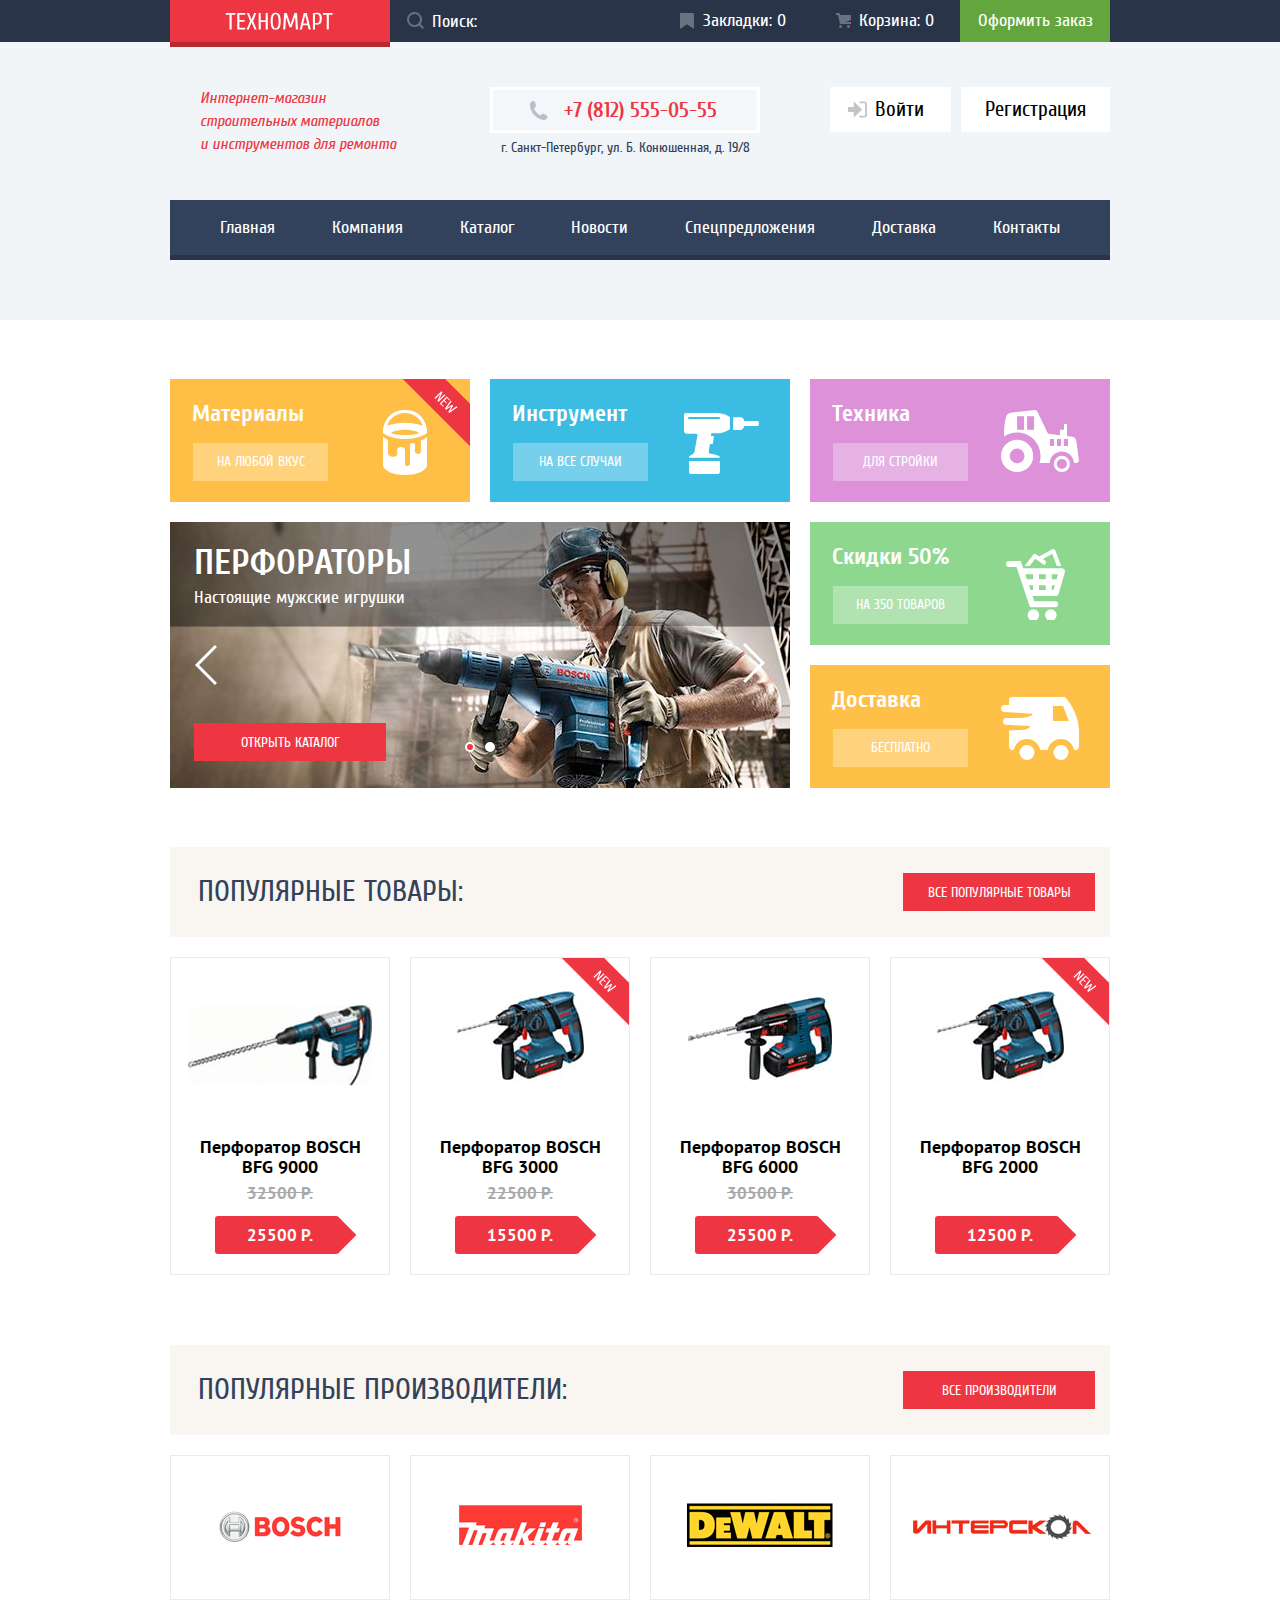
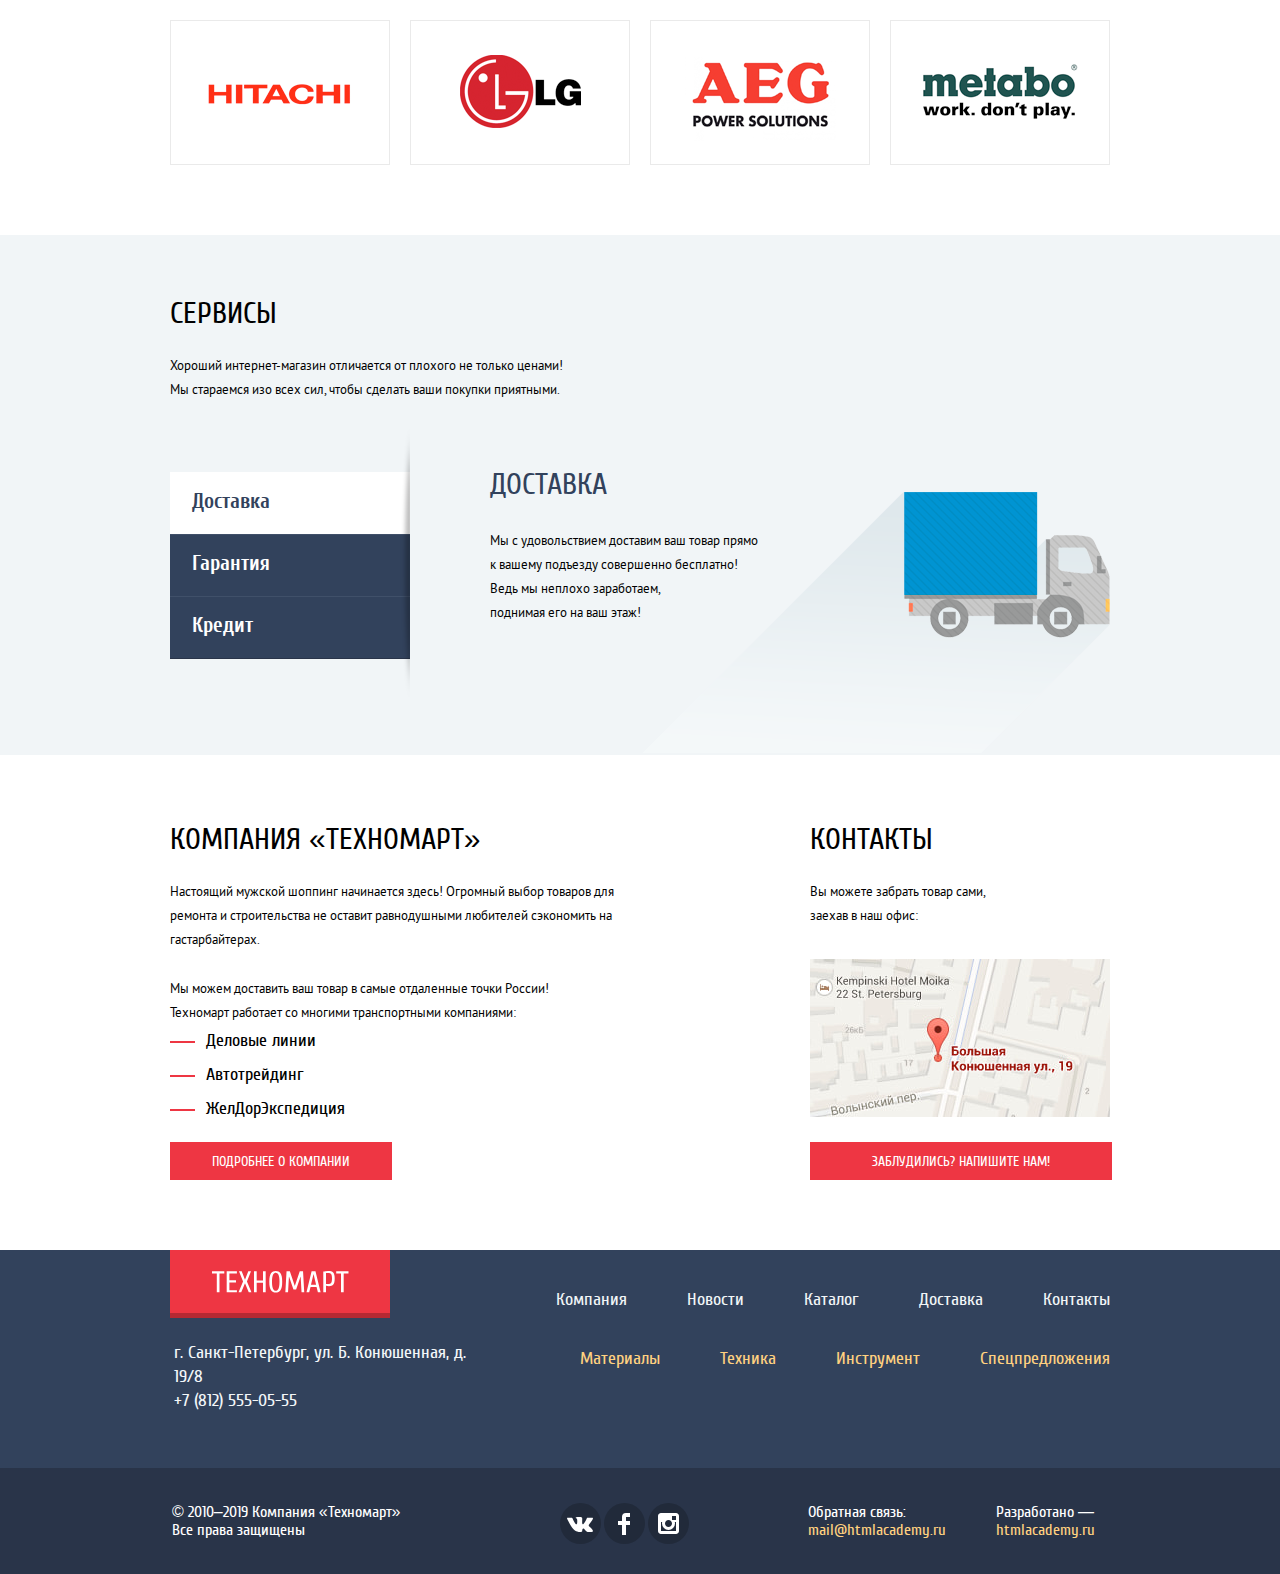
<file: index.html>
<!DOCTYPE html>
<html class="page" lang="ru">
<head>
  <meta charset="UTF-8">
  <title>«Техномарт» Интернет-магазин строительных материалов и инструментов для ремонта</title>
  <link href="css/normalize.css" rel="stylesheet">
  <link href="css/style.min.css" rel="stylesheet">
</head>

<body class="page-body">

<header class="main-header">
  <div class="main-header-menu">
    <div class="container">
      <a class="main-logo">
        <img src="img/logo-technomart.svg" width="108" height="18" alt="Логотип Техномарт">
      </a>
      <form class="header-search" action="https://echo.htmlacademy.ru/" method="POST">
        <label class="visually-hidden" for="header-search-input">Введите запрос:</label>
        <input class="header-search-input" id="header-search-input" type="search" placeholder="Поиск:">
        <svg width="17" height="17" fill="none" xmlns="http://www.w3.org/2000/svg"><path fill-rule="evenodd" clip-rule="evenodd" d="M13.458 12.044L17 15.586 15.586 17l-3.542-3.542A7.465 7.465 0 017.5 15 7.5 7.5 0 1115 7.5c0 1.643-.542 3.24-1.542 4.544zM7.5 2A5.506 5.506 0 002 7.5 5.506 5.506 0 007.5 13c3.032 0 5.5-2.468 5.5-5.5C13 4.467 10.532 2 7.5 2z" fill="#fff"/></svg>
        <button type="submit">Найти</button>
      </form>
      <a class="btn btn-top-menu btn-bookmarks" href="#">Закладки: 0</a>
      <a class="btn btn-top-menu btn-cart" href="#">Корзина: 0</a>
      <a class="btn btn-top-menu btn-order" href="#">Оформить заказ</a>
    </div>
  </div>
  <div class="main-header-content">
    <div class="container">
      <div class="main-header-wrapper">
        <div class="main-header-description">
          Интернет-магазин<br>
          строительных материалов<br>
          и инструментов для ремонта
        </div>
        <div class="main-header-contacts">
          <a href="tel:+78125550555">+7 (812) 555-05-55</a>
          <p>г. Санкт-Петербург, ул. Б. Конюшенная, д. 19/8</p>
        </div>
        <div class="user-interface user-guest user-status-current">
          <a class="btn btn-login" href="#">
            Войти
            <svg width="21" height="17" viewBox="0 0 21 17" fill="none" xmlns="http://www.w3.org/2000/svg">
              <path d="M14.875 8.5L6 0V6H0V11H6V17L14.875 8.5Z" fill="#C5C5C5"/>
              <path d="M16.986 15.01H11.959V17H16.986C19.164 17 19.99 15.19 20.015 13.974V3.028C19.99 1.811 19.164 0 16.986 0H11.959V1.99H16.986C17.825 1.99 17.978 2.671 17.996 3.047V13.951C17.979 14.327 17.825 15.01 16.986 15.01Z" fill="#C5C5C5"/>
              </svg>
          </a>
          <a class="btn btn-registration" href="#">Регистрация</a>
        </div>
        <div class="user-interface user-authorized">
          <a class="btn btn-user" href="#">
            <svg width="20" height="18" fill="none" xmlns="http://www.w3.org/2000/svg"><path d="M17.88 14.17c-2.14-.74-4.25-1.67-5.2-2.4-.66-.5-.78-1.61-.52-2.4a5.49 5.49 0 001.86-4.29C14.02 2.28 12.22 0 10 0 7.78 0 5.98 2.28 5.98 5.08c0 1.8.75 3.38 1.86 4.28.26.8.14 1.92-.51 2.42-.95.72-3.07 1.65-5.21 2.39C-.03 14.9 0 18 0 18h20s.02-3.1-2.12-3.83z" fill="#C5C5C5"/></svg>
            Равшан Джамшутович
          </a>
          <a class="btn-user-logout" href="#" aria-label="Выйти">
            <svg width="20" height="17" fill="none" xmlns="http://www.w3.org/2000/svg"><path d="M20 8.5L11.12 0v6h-6v5h6v6L20 8.5z" fill="#C5C5C5"/><path d="M2.1 13.95V3.05c.02-.38.18-1.06 1.02-1.06h5.02V0H3.12C.94 0 .12 1.81.09 3.03v10.94C.1 15.2.94 17 3.12 17h5.02v-1.99H3.12c-.84 0-1-.68-1.01-1.06z" fill="#C5C5C5"/></svg>
          </a>
          <div class="user-interface-links">
            <a href="#">Мои заказы</a>
            <a href="#">Личный кабинет</a>
          </div>
        </div>
      </div>
      <nav class="main-navigation">
        <ul>
          <li><a>Главная</a></li>
          <li><a href="#">Компания</a></li>
          <li><a href="catalog.html">Каталог</a></li>
          <li><a href="#">Новости</a></li>
          <li><a href="#">Спецпредложения</a></li>
          <li><a href="#">Доставка</a></li>
          <li><a href="#">Контакты</a></li>
        </ul>
      </nav>
    </div>
  </div>
</header>

<main>

  <h1 class="visually-hidden">Интернет-магазин строительных материалов и инструментов для ремонта «Техномарт»</h1>

  <section class="promo">
    <div class="container">
      <h2 class="visually-hidden">Наши предложения</h2>
      <div class="promo-wrapper">
        <div class="promo-item promo-item-materials badge-product-new">
          <h3>Материалы</h3>
          <a class="btn btn-promo" href="#">На любой вкус</a>
        </div>
        <div class="promo-item promo-item-tools">
          <h3>Инструмент</h3>
          <a class="btn btn-promo" href="#">На все случаи</a>
        </div>
        <div class="promo-item promo-item-machinery">
          <h3>Техника</h3>
          <a class="btn btn-promo" href="#">Для стройки</a>
        </div>
        <div class="promo-item promo-item-sales">
          <h3>Скидки 50%</h3>
          <a class="btn btn-promo" href="#">На 350 товаров</a>
        </div>
        <div class="promo-item promo-item-delivery">
          <h3>Доставка</h3>
          <a class="btn btn-promo" href="#">Бесплатно</a>
        </div>

        <div class="promo-slider">
          <ul class="promo-slider-list">
            <li class="promo-slider-item promo-slide promo-slide1 promo-slide-current">
              <h3>Перфораторы</h3>
              <p>Настоящие мужские игрушки</p>
              <a class="btn btn-red" href="catalog.html">Открыть каталог</a>
            </li>
            <li class="promo-slider-item promo-slide promo-slide2">
              <h3>Дрели</h3>
              <p>Соседям на радость!</p>
              <a class="btn btn-red" href="catalog.html">Открыть каталог</a>
            </li>
          </ul>
          <div class="promo-slider-controls">
            <div class="promo-slider-controls-arrows">
              <button class="btn-preview" type="button" aria-label="Предыдущий слайд">
                <svg width="23" height="41" fill="none" xmlns="http://www.w3.org/2000/svg"><path d="M20.83.97l2.09 2.1L5.13 20.94l17.85 17.94-2.1 2.1L.96 20.95 20.83.97z" fill="#fff"/></svg>
              </button>
              <button class="btn-next" type="button" aria-label="Следующий слайд">
                <svg width="23" height="41" fill="none" xmlns="http://www.w3.org/2000/svg"><path d="M20.83.97l2.09 2.1L5.13 20.94l17.85 17.94-2.1 2.1L.96 20.95 20.83.97z" fill="#fff"/></svg>
              </button>
            </div>
            <div class="promo-slider-controls-buttons">
              <button class="current" type="button" aria-label="Первый слайд" tabindex="-1" disabled></button>
              <button type="button" aria-label="Второй слайд" tabindex="-1"></button>
            </div>
          </div>
        </div>

      </div>
    </div>
  </section>

  <section class="popular-items">
    <div class="container">
      <div class="popular-items-head">
        <h2>Популярные товары:</h2>
        <a class="btn btn-red" href="#">Все популярные товары</a>
      </div>
      <ul class="popular-items-list">
        <li class="item-card">
          <a href="#"><h3>Перфоратор BOSCH BFG 9000</h3></a>
          <img src="img/bosch-bfg-9000.jpg" width="184" height="164" alt="Перфоратор BOSCH BFG 9000">
          <div class="item-card-action">
            <button class="btn btn-buy-action" type="button">Купить</button>
            <button class="btn btn-white" type="button">В закладки</button>
          </div>
          <div class="item-card-price">32500 Р.</div>
          <div class="item-card-price">25500 Р.</div>
        </li>
        <li class="item-card badge-product-new">
          <a href="#"><h3>Перфоратор BOSCH BFG 3000</h3></a>
          <img src="img/bosch-bfg-3000.jpg" width="127" height="112" alt="Перфоратор BOSCH BFG 3000">
          <div class="item-card-action">
            <button class="btn btn-buy-action" type="button">Купить</button>
            <button class="btn btn-white" type="button">В закладки</button>
          </div>
          <div class="item-card-price">22500 Р.</div>
          <div class="item-card-price">15500 Р.</div>
        </li>
        <li class="item-card">
          <a href="#"><h3>Перфоратор BOSCH BFG 6000</h3></a>
          <img src="img/bosch-bfg-6000.jpg" width="144" height="128" alt="Перфоратор BOSCH BFG 6000">
          <div class="item-card-action">
            <button class="btn btn-buy-action" type="button">Купить</button>
            <button class="btn btn-white" type="button">В закладки</button>
          </div>
          <div class="item-card-price">30500 Р.</div>
          <div class="item-card-price">25500 Р.</div>
        </li>
        <li class="item-card badge-product-new">
          <a href="#"><h3>Перфоратор BOSCH BFG 2000</h3></a>
          <img src="img/bosch-bfg-2000.jpg" width="127" height="112" alt="Перфоратор BOSCH BFG 2000">
          <div class="item-card-action">
            <button class="btn btn-buy-action" type="button">Купить</button>
            <button class="btn btn-white" type="button">В закладки</button>
          </div>
          <div class="item-card-price"> </div>
          <div class="item-card-price">12500 Р.</div>
        </li>
      </ul>
    </div>
  </section>

  <section class="popular-brands">
    <div class="container">
      <div class="popular-brands-head">
        <h2>Популярные Производители:</h2>
        <a class="btn btn-red" href="#">Все производители</a>
      </div>
      <ul class="popular-brands-list">
        <li class="brand-bosch">
          <a href="#">
            <img src="img/partner-logo-bosch.png" width="126" height="37" alt="BOSCH">
          </a>
        </li>
        <li class="brand-makita">
          <a href="#">
            <img src="img/partner-logo-makita.png" width="123" height="40" alt="Makita">
          </a>
        </li>
        <li class="brand-dewalt">
          <a href="#">
            <img src="img/partner-logo-dewalt.png" width="146" height="44" alt="DeWALT">
          </a>
        </li>
        <li class="brand-interskol">
          <a href="#">
            <img src="img/partner-logo-interskol.png" width="200" height="88" alt="Интерскол">
          </a>
        </li>
        <li class="brand-hitachi">
          <a href="#">
            <img src="img/partner-logo-hitachi.png" width="169" height="31" alt="Hitachi">
          </a>
        </li>
        <li class="brand-lg">
          <a href="#">
            <img src="img/partner-logo-lg.png" width="121" height="73" alt="LG">
          </a>
        </li>
        <li class="brand-aeg">
          <a href="#">
            <img src="img/partner-logo-aeg.png" width="151" height="96" alt="AEG">
          </a>
        </li>
        <li class="brand-metabo">
          <a href="#">
            <img src="img/partner-logo-metabo.png" width="204" height="69" alt="Metabo">
          </a>
        </li>
      </ul>
    </div>
  </section>

  <section class="services">
    <div class="container">
      <h2>Сервисы</h2>
      <p>
        Хороший интернет-магазин отличается от плохого не только ценами!<br>
        Мы стараемся изо всех сил, чтобы сделать ваши покупки приятными.
      </p>
    <div class="services-slider">
      <ul class="services-slider-controls">
        <li>
          <button class="btn btn-services" type="button" disabled>Доставка</button>
        </li>
        <li>
          <button class="btn btn-services" type="button">Гарантия</button>
        </li>
        <li>
          <button class="btn btn-services" type="button">Кредит</button>
        </li>
      </ul>
      <ul class="services-slider-list">
        <li class="services-slider-item services-slide services-slide1 services-slide-current">
          <h3>Доставка</h3>
          <p>
            Мы с удовольствием доставим ваш товар прямо <br>
            к вашему подъезду совершенно бесплатно!<br>
            Ведь мы неплохо заработаем,<br>
            поднимая его на ваш этаж!
          </p>
        </li>
        <li class="services-slider-item services-slide services-slide2">
          <h3>Гарантия</h3>
          <p>
            Если купленный у нас товар поломается или заискрит, а также в случае пожара, спровоцированного его возгоранием,  вы всегда можете быть уверены в нашей гарантии. Мы обменяем сгоревший товар на новый. Дом уж восстановите как-нибудь сами.
          </p>
        </li>
        <li class="services-slider-item services-slide services-slide3">
          <h3>Кредит</h3>
          <p>
            Залезть в долговую яму стало проще!<br>
            Кредитные консультанты придут вам на помощь.
          </p>
          <a class="btn btn-red btn-credit" href="#">Отправить заявку</a>
        </li>
      </ul>
    </div>
    </div>
  </section>

  <div class="index-columns">
    <div class="container">
      <section class="features">
        <h2>Компания «Техномарт»</h2>
        <p>
          Настоящий мужской шоппинг начинается здесь! Огромный выбор товаров для ремонта и строительства не оставит равнодушными любителей сэкономить на гастарбайтерах.
        </p>
        <p>
          Мы можем доставить ваш товар в самые отдаленные точки России!<br>
          Техномарт работает со многими транспортными компаниями:
        </p>
        <ul>
          <li>Деловые линии</li>
          <li>Автотрейдинг</li>
          <li>ЖелДорЭкспедиция</li>
        </ul>
        <a class="btn btn-red" href="#">Подробнее о компании</a>
      </section>

      <section class="contacts">
        <h2>Контакты</h2>
        <p>
          Вы можете забрать товар сами,<br>
          заехав в наш офис:
        </p>
        <a class="map-link" href="https://www.google.ru/maps/place/Custom+Made/@59.9387949,30.322353,18z/data=!3m1!4b1!4m12!1m6!3m5!1s0x469631057d105877:0x91c16b0cf63dfa74!2z0JHQvtC70YzRiNCw0Y8g0JrQvtC90Y7RiNC10L3QvdCw0Y8g0YPQu9C40YbQsA!8m2!3d59.9361074!4d30.3215286!3m4!1s0x4696310fca5ba729:0x5a7c5474c4434a22!8m2!3d59.938794!4d30.323094?hl=ru&authuser=0">
          <img src="img/map-thumb.jpg" width="300" height="158" alt="г. Санкт-Петербург, ул. Б. Конюшенная, д. 19/8">
        </a>
        <a class="btn btn-red feedback-link" href="#">Заблудились? Напишите нам!</a>
      </section>
    </div>
  </div>

</main>

<footer class="main-footer">
  <div class="main-footer-top">
    <div class="container">
      <div class="footer-about">
        <a class="footer-logo">
          <img src="img/logo-technomart.svg" width="138" height="23" alt="Логотип Техномарт">
        </a>
        <div class="footer-contacts">
          г. Санкт-Петербург, ул. Б. Конюшенная, д. 19/8<br>
          <a href="tel:+78125550555">+7 (812) 555-05-55</a>
        </div>
      </div>
      <div class="footer-navigation">
        <ul class="footer-navigation-top">
          <li><a href="#">Компания</a></li>
          <li><a href="#">Новости</a></li>
          <li><a href="catalog.html">Каталог</a></li>
          <li><a href="#">Доставка</a></li>
          <li><a href="#">Контакты</a></li>
        </ul>
        <ul class="footer-navigation-bottom">
          <li><a href="#">Материалы</a></li>
          <li><a href="#">Техника</a></li>
          <li><a href="#">Инструмент</a></li>
          <li><a href="#">Спецпредложения</a></li>
        </ul>
      </div>
    </div>
  </div>
  <div class="main-footer-bottom">
    <div class="container">
      <div class="copyright">
        &copy; 2010–2019 Компания «Техномарт»<br>
        Все права защищены
      </div>
      <ul class="footer-social">
        <li>
          <a class="btn-social btn-social-vk" href="#">
            <span class="visually-hidden">Вконтакте</span>
          </a>
        </li>
        <li>
          <a class="btn-social btn-social-fb" href="#">
            <span class="visually-hidden">Facebook</span>
          </a>
        </li>
        <li>
          <a class="btn-social btn-social-insta" href="#">
            <span class="visually-hidden">Instagram</span>
          </a>
        </li>
      </ul>
      <div class="developer-about">
        Обратная связь:<br>
        <a href="mailto:mail@htmlacademy.ru">mail@htmlacademy.ru</a>
      </div>
      <div class="developer-about">
        Разработано —<br>
        <a href="https://htmlacademy.ru/intensive/htmlcss">htmlacademy.ru</a>
      </div>
    </div>
  </div>
</footer>

<div class="modal modal-feedback">
  <h2 class="visually-hidden">Напишите нам:</h2>
  <form class="modal-feedback-form" action="https://echo.htmlacademy.ru/" method="POST">
    <div class="modal-feedback-top">
      <p class="modal-feedback-item">
        <label for="modal-feedback-name">Ваше имя:</label>
        <input id="modal-feedback-name" type="text" name="fullname" placeholder="Имя Фамилия">
      </p>
      <p class="modal-feedback-item">
        <label for="modal-feedback-email">Ваш e-mail:</label>
        <input id="modal-feedback-email" type="email" name="email" placeholder="email@example.com">
      </p>
      <p class="modal-feedback-item">
        <label for="modal-feedback-message">Текст письма:</label>
        <textarea id="modal-feedback-message" name="message" placeholder="В свободной форме"></textarea>
      </p>
    </div>
    <div class="modal-feedback-bottom">
      <button class="btn btn-red" type="submit">Отправить</button>
    </div>
  </form>
  <button class="btn-modal-close" type="button" aria-label="Закрыть"></button>
</div>

<div class="modal modal-map">
  <h2 class="visually-hidden">Как нас найти:</h2>
  <img src="img/map.jpg" width="970" height="477" alt="Магазин Техномарт по адресу ул. Большая Конюшенная 19/8, Санкт-Петербург" aria-hidden="true">
  <iframe src="https://yandex.ru/map-widget/v1/?um=constructor%3A3452882e14831d5a7d4d984b7a2b20ea0919f4f46cffb6cc93cb06d8f4c466d3&amp;source=constructor" width="970" height="477" allowfullscreen title="Магазин Техномарт по адресу ул. Большая Конюшенная 19/8, Санкт-Петербург"></iframe>
  <button class="btn-modal-close" type="button" aria-label="Закрыть"></button>
</div>

<div class="modal modal-cart-add">
  <h2 class="visually-hidden">Сообщение о действии</h2>
  <p class="modal-cart-add-top">Товар добавлен в корзину!</p>
  <div class="modal-cart-add-bottom">
    <a class="btn btn-red" href="#">Оформить заказ</a>
    <button class="btn btn-continue-shopping" type="button">Продолжить покупки</button>
  </div>
  <button class="btn-modal-close" type="button" aria-label="Закрыть"></button>
</div>

<script src="js/script.min.js"></script>

</body>
</html>
</file>
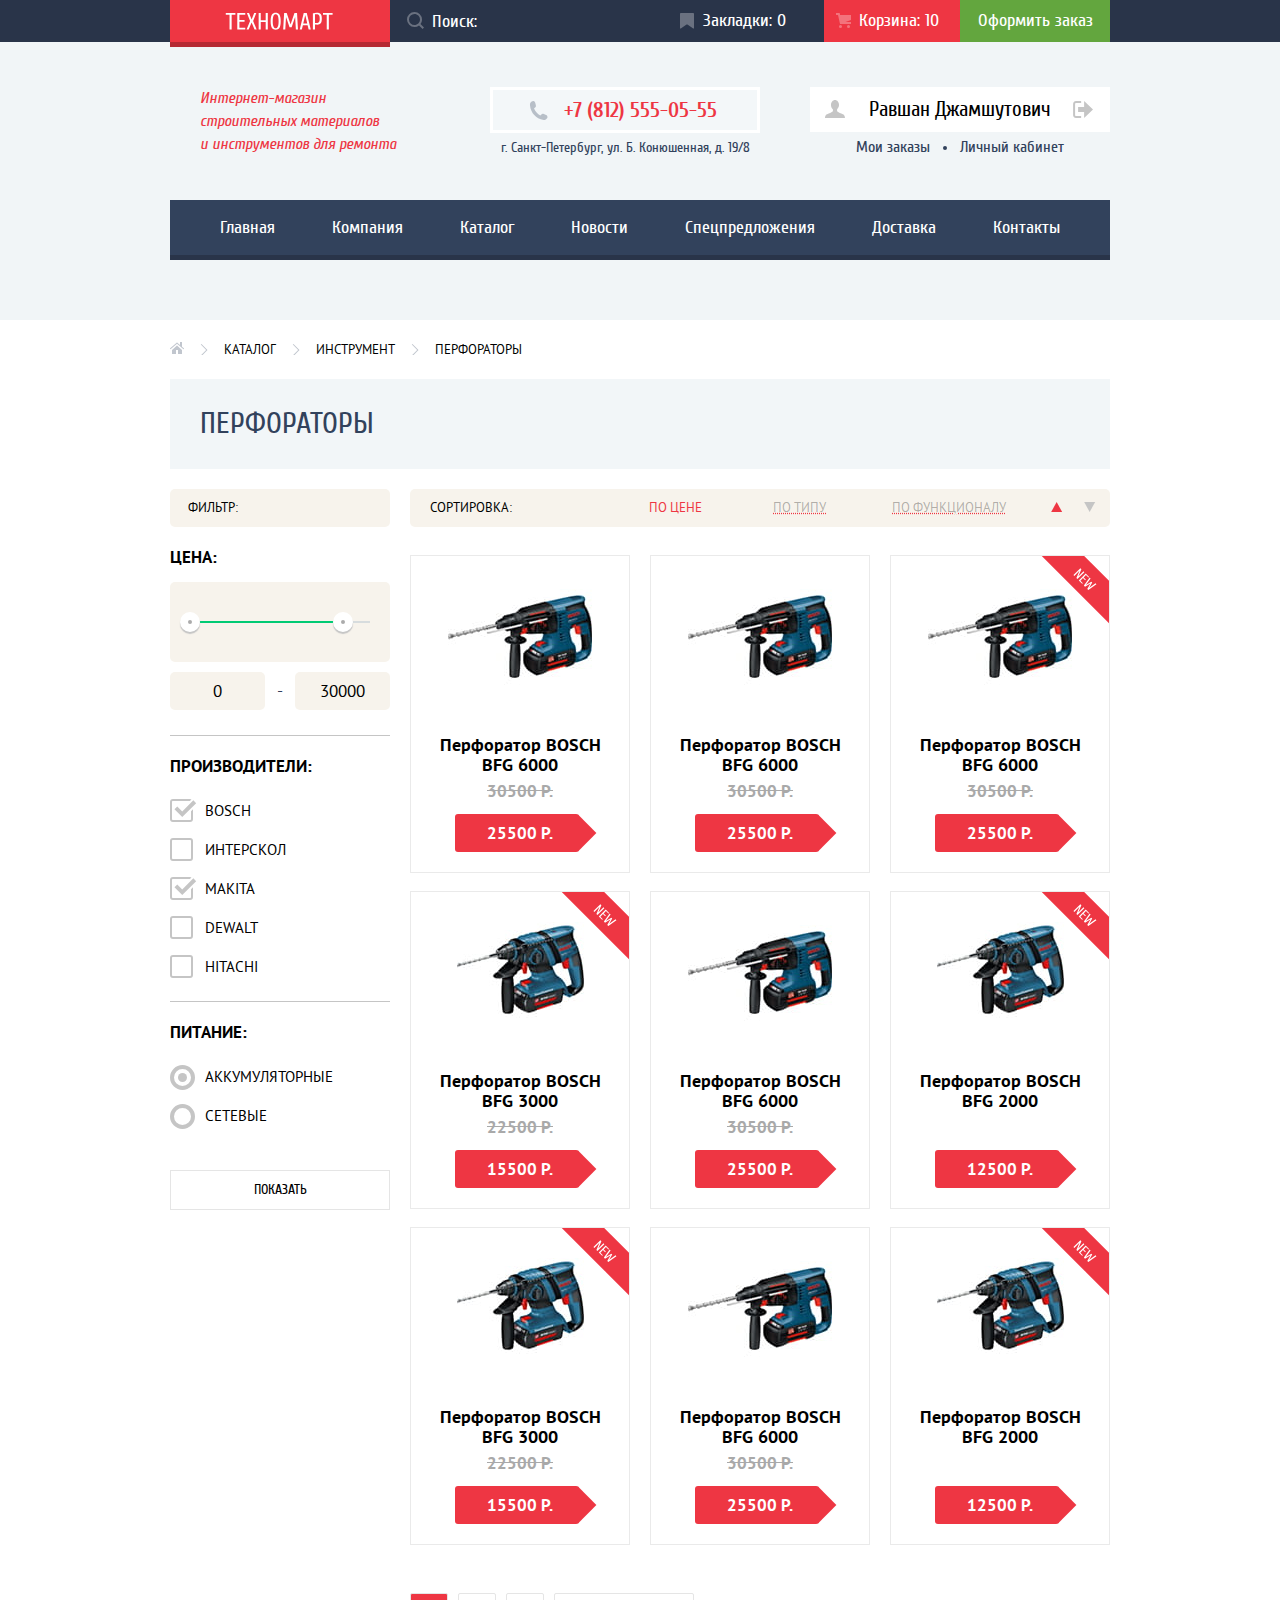
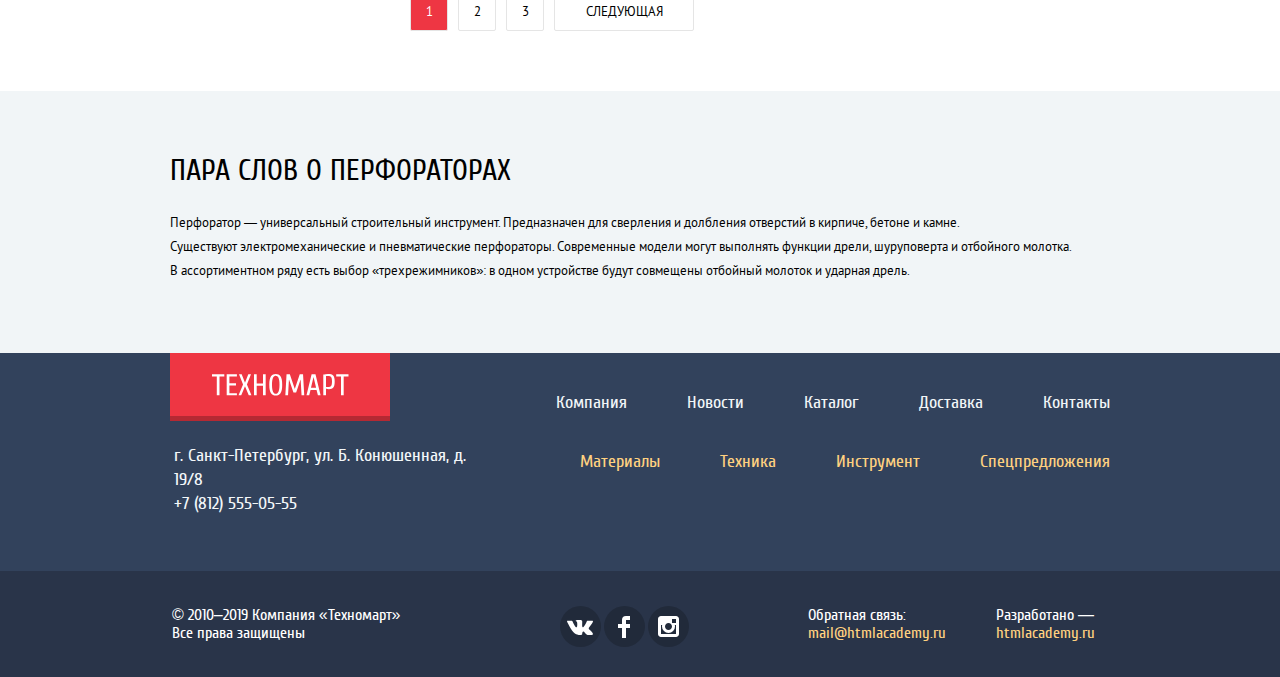
<file: catalog.html>
<!DOCTYPE html>
<html class="page" lang="ru">
<head>
  <meta charset="UTF-8">
  <title>Каталог товаров: перфораторы | «Техномарт» Интернет-магазин строительных материалов и инструментов для ремонта</title>
  <link href="css/normalize.css" rel="stylesheet">
  <link href="css/style.min.css" rel="stylesheet">
</head>

<body class="page-body">

<header class="main-header">
  <div class="main-header-menu">
    <div class="container">
      <a class="main-logo" href="index.html">
        <img src="img/logo-technomart.svg" width="108" height="18" alt="Логотип Техномарт">
      </a>
      <form class="header-search" action="https://echo.htmlacademy.ru/" method="POST">
        <label class="visually-hidden" for="header-search-input">Введите запрос:</label>
        <input class="header-search-input" id="header-search-input" type="search" placeholder="Поиск:">
        <svg width="17" height="17" fill="none" xmlns="http://www.w3.org/2000/svg"><path fill-rule="evenodd" clip-rule="evenodd" d="M13.458 12.044L17 15.586 15.586 17l-3.542-3.542A7.465 7.465 0 017.5 15 7.5 7.5 0 1115 7.5c0 1.643-.542 3.24-1.542 4.544zM7.5 2A5.506 5.506 0 002 7.5 5.506 5.506 0 007.5 13c3.032 0 5.5-2.468 5.5-5.5C13 4.467 10.532 2 7.5 2z" fill="#fff"/></svg>
        <button type="submit">Найти</button>
      </form>
      <a class="btn btn-top-menu btn-bookmarks" href="#">Закладки: 0</a>
      <a class="btn btn-top-menu btn-cart btn-not-empty" href="#">Корзина: 10</a>
      <a class="btn btn-top-menu btn-order" href="#">Оформить заказ</a>
    </div>
  </div>
  <div class="main-header-content">
    <div class="container">
      <div class="main-header-wrapper">
        <div class="main-header-description">
          Интернет-магазин<br>
          строительных материалов<br>
          и инструментов для ремонта
        </div>
        <div class="main-header-contacts">
          <a href="tel:+78125550555">+7 (812) 555-05-55</a>
          <p>г. Санкт-Петербург, ул. Б. Конюшенная, д. 19/8</p>
        </div>
        <div class="user-interface user-guest">
          <a class="btn btn-login" href="#">
            Войти
            <svg width="21" height="17" viewBox="0 0 21 17" fill="none" xmlns="http://www.w3.org/2000/svg">
              <path d="M14.875 8.5L6 0V6H0V11H6V17L14.875 8.5Z" fill="#C5C5C5"/>
              <path d="M16.986 15.01H11.959V17H16.986C19.164 17 19.99 15.19 20.015 13.974V3.028C19.99 1.811 19.164 0 16.986 0H11.959V1.99H16.986C17.825 1.99 17.978 2.671 17.996 3.047V13.951C17.979 14.327 17.825 15.01 16.986 15.01Z" fill="#C5C5C5"/>
              </svg>
          </a>
          <a class="btn btn-registration" href="#">Регистрация</a>
        </div>
        <div class="user-interface user-authorized user-status-current">
          <a class="btn btn-user" href="#">
            <svg width="20" height="18" fill="none" xmlns="http://www.w3.org/2000/svg"><path d="M17.88 14.17c-2.14-.74-4.25-1.67-5.2-2.4-.66-.5-.78-1.61-.52-2.4a5.49 5.49 0 001.86-4.29C14.02 2.28 12.22 0 10 0 7.78 0 5.98 2.28 5.98 5.08c0 1.8.75 3.38 1.86 4.28.26.8.14 1.92-.51 2.42-.95.72-3.07 1.65-5.21 2.39C-.03 14.9 0 18 0 18h20s.02-3.1-2.12-3.83z" fill="#C5C5C5"/></svg>
            Равшан Джамшутович
          </a>
          <a class="btn-user-logout" href="#" aria-label="Выйти">
            <svg width="20" height="17" fill="none" xmlns="http://www.w3.org/2000/svg"><path d="M20 8.5L11.12 0v6h-6v5h6v6L20 8.5z" fill="#C5C5C5"/><path d="M2.1 13.95V3.05c.02-.38.18-1.06 1.02-1.06h5.02V0H3.12C.94 0 .12 1.81.09 3.03v10.94C.1 15.2.94 17 3.12 17h5.02v-1.99H3.12c-.84 0-1-.68-1.01-1.06z" fill="#C5C5C5"/></svg>
          </a>
          <ul class="user-interface-links">
            <li><a href="#">Мои заказы</a></li>
            <li><a href="#">Личный кабинет</a></li>
          </ul>
        </div>
      </div>
      <nav class="main-navigation">
        <ul>
          <li><a href="index.html">Главная</a></li>
          <li><a href="#">Компания</a></li>
          <li><a>Каталог</a></li>
          <li><a href="#">Новости</a></li>
          <li><a href="#">Спецпредложения</a></li>
          <li><a href="#">Доставка</a></li>
          <li><a href="#">Контакты</a></li>
        </ul>
      </nav>
    </div>
  </div>
</header>

<main>

  <section class="breadcrumbs">
    <h2 class="visually-hidden">Хлебные крошки</h2>
    <div class="container">
      <ul>
        <li>
          <a class="breadcrumbs-link" href="index.html" aria-label="Главная">
            <svg width="14" height="12" fill="none" xmlns="http://www.w3.org/2000/svg"><path d="M2 8v4h4V8h2v4h4V8L7 3.516 2 8z" fill="#C1C6CE"/><path d="M13.831 6.365L12 4.751V0h-2v2.987L7.332.635c-.02-.017-.043-.023-.064-.037a.465.465 0 00-.08-.047.551.551 0 00-.095-.024C7.062.521 7.032.515 7 .515c-.031 0-.061.006-.092.012a.46.46 0 00-.095.025c-.028.011-.053.029-.08.046-.021.014-.045.02-.064.037L.171 6.365a.501.501 0 00.661.75L7 1.677l6.169 5.438a.501.501 0 00.662-.75z" fill="#C1C6CE"/></svg>
          </a>
        </li>
        <li><a class="breadcrumbs-link" href="catalog.html">Каталог</a></li>
        <li><a class="breadcrumbs-link" href="#">Инструмент</a></li>
        <li><a class="breadcrumbs-link">Перфораторы</a></li>
      </ul>
    </div>
  </section>

  <section class="catalog">
    <div class="container">
      <h1>Перфораторы</h1>
      <div class="catalog-wrapper">
        <section class="catalog-filter">
          <h2>Фильтр:</h2>
          <form action="https://echo.htmlacademy.ru/" method="POST">
            <fieldset>
              <legend>Цена:</legend>
              <div class="range-filter">
                <div class="range-controls">
                  <div class="scale">
                    <div class="bar" style="
                      width: 85%;
                      margin-left: 0%
                    "></div>
                    <div class="toggle toggle-min" tabindex="0" aria-label="Установить минимальную цену" style="
                      left: calc(0% - 10px)
                    "></div>
                    <div class="toggle toggle-max" tabindex="0" aria-label="Установить максимальную цену" style="
                      left: calc(85% - 10px)
                    "></div>
                  </div>
                </div>
                <div class="price-controls">
                    <input type="text" name="min-price" value="0" pattern="[0-9]{1,}">
                    <span>-</span>
                    <input type="text" name="max-price" value="30000" pattern="[0-9]{1,}">
                </div>
              </div>
            </fieldset>
            <fieldset>
              <legend>Производители:</legend>
              <ul>
                <li>
                  <label>
                    <input class="catalog-filter-input visually-hidden" type="checkbox" name="bosch" checked>
                    <span class="filter-input-checkbox">BOSCH</span>
                  </label>
                </li>
                <li>
                  <label>
                    <input class="catalog-filter-input visually-hidden" type="checkbox" name="interskol">
                    <span class="filter-input-checkbox">Интерскол</span>
                  </label>
                </li>
                <li>
                  <label>
                    <input class="catalog-filter-input visually-hidden" type="checkbox" name="makita" checked>
                    <span class="filter-input-checkbox">Makita</span>
                  </label>
                </li>
                <li>
                  <label>
                    <input class="catalog-filter-input visually-hidden" type="checkbox" name="dewalt">
                    <span class="filter-input-checkbox">DeWALT</span>
                  </label>
                </li>
                <li>
                  <label>
                    <input class="catalog-filter-input visually-hidden" type="checkbox" name="hitachi">
                    <span class="filter-input-checkbox">Hitachi</span>
                  </label>
                </li>
              </ul>
            </fieldset>
            <fieldset>
              <legend>Питание:</legend>
              <ul>
                <li>
                  <label>
                    <input class="catalog-filter-input visually-hidden" type="radio" name="power-supply" value="battery" checked>
                    <span class="filter-input-radio">Аккумуляторные</span>
                  </label>
                </li>
                <li>
                  <label>
                    <input class="catalog-filter-input visually-hidden" type="radio" name="power-supply" value="electrical-network">
                    <span class="filter-input-radio">Сетевые</span>
                  </label>
                </li>
              </ul>
            </fieldset>
            <button class="btn btn-catalog-filter" type="submit">Показать</button>
          </form>
        </section>
        <section class="catalog-list">
          <h2 class="visually-hidden">Список товаров</h2>
          <div class="catalog-list-sortbar">
            <span>Сортировка:</span>
            <ul class="sortbar-type">
              <li><a class="catalog-list-sortbar-link current" href="#">По цене</a></li>
              <li><a class="catalog-list-sortbar-link" href="#">По типу</a></li>
              <li><a class="catalog-list-sortbar-link" href="#">По функционалу</a></li>
            </ul>
            <ul class="sortbar-direction">
              <li>
                <a class="catalog-list-sortbar-link current" href="#" aria-label="Сортировка по нарастающей">
                  <svg width="12" height="10" fill="none" xmlns="http://www.w3.org/2000/svg"><path d="M5.66 0l5.5 10h-11" fill="#C5C5C5"/></svg>
              </a>
            </li>
              <li>
                <a class="catalog-list-sortbar-link" href="#" aria-label="Сортировка по убывающей">
                  <svg width="12" height="10" fill="none" xmlns="http://www.w3.org/2000/svg"><path d="M5.66 10L.16 0h11" fill="#C5C5C5"/></svg>
                </a>
              </li>
            </ul>
          </div>
          <ul class="catalog-items-list">
            <li class="item-card">
              <a href="#"><h3>Перфоратор BOSCH BFG 6000</h3></a>
              <img src="img/bosch-bfg-6000.jpg" width="144" height="128" alt="Перфоратор BOSCH BFG 6000">
              <div class="item-card-action">
                <button class="btn btn-buy-action" type="button">Купить</button>
                <button class="btn btn-white" type="button">В закладки</button>
              </div>
              <div class="item-card-price">30500 Р.</div>
              <div class="item-card-price">25500 Р.</div>
            </li>
            <li class="item-card">
              <a href="#"><h3>Перфоратор BOSCH BFG 6000</h3></a>
              <img src="img/bosch-bfg-6000.jpg" width="144" height="128" alt="Перфоратор BOSCH BFG 6000">
              <div class="item-card-action">
                <button class="btn btn-buy-action" type="button">Купить</button>
                <button class="btn btn-white" type="button">В закладки</button>
              </div>
              <div class="item-card-price">30500 Р.</div>
              <div class="item-card-price">25500 Р.</div>
            </li>
            <li class="item-card badge-product-new">
              <a href="#"><h3>Перфоратор BOSCH BFG 6000</h3></a>
              <img src="img/bosch-bfg-6000.jpg" width="144" height="128" alt="Перфоратор BOSCH BFG 6000">
              <div class="item-card-action">
                <button class="btn btn-buy-action" type="button">Купить</button>
                <button class="btn btn-white" type="button">В закладки</button>
              </div>
              <div class="item-card-price">30500 Р.</div>
              <div class="item-card-price">25500 Р.</div>
            </li>
            <li class="item-card badge-product-new">
              <a href="#"><h3>Перфоратор BOSCH BFG 3000</h3></a>
              <img src="img/bosch-bfg-3000.jpg" width="127" height="112" alt="Перфоратор BOSCH BFG 3000">
              <div class="item-card-action">
                <button class="btn btn-buy-action" type="button">Купить</button>
                <button class="btn btn-white" type="button">В закладки</button>
              </div>
              <div class="item-card-price">22500 Р.</div>
              <div class="item-card-price">15500 Р.</div>
            </li>
            <li class="item-card">
              <a href="#"><h3>Перфоратор BOSCH BFG 6000</h3></a>
              <img src="img/bosch-bfg-6000.jpg" width="144" height="128" alt="Перфоратор BOSCH BFG 6000">
              <div class="item-card-action">
                <button class="btn btn-buy-action" type="button">Купить</button>
                <button class="btn btn-white" type="button">В закладки</button>
              </div>
              <div class="item-card-price">30500 Р.</div>
              <div class="item-card-price">25500 Р.</div>
            </li>
            <li class="item-card badge-product-new">
              <a href="#"><h3>Перфоратор BOSCH BFG 2000</h3></a>
              <img src="img/bosch-bfg-2000.jpg" width="127" height="112" alt="Перфоратор BOSCH BFG 2000">
              <div class="item-card-action">
                <button class="btn btn-buy-action" type="button">Купить</button>
                <button class="btn btn-white" type="button">В закладки</button>
              </div>
              <div class="item-card-price"> </div>
              <div class="item-card-price">12500 Р.</div>
            </li>
            <li class="item-card badge-product-new">
              <a href="#"><h3>Перфоратор BOSCH BFG 3000</h3></a>
              <img src="img/bosch-bfg-3000.jpg" width="127" height="112" alt="Перфоратор BOSCH BFG 3000">
              <div class="item-card-action">
                <button class="btn btn-buy-action" type="button">Купить</button>
                <button class="btn btn-white" type="button">В закладки</button>
              </div>
              <div class="item-card-price">22500 Р.</div>
              <div class="item-card-price">15500 Р.</div>
            </li>
            <li class="item-card">
              <a href="#"><h3>Перфоратор BOSCH BFG 6000</h3></a>
              <img src="img/bosch-bfg-6000.jpg" width="144" height="128" alt="Перфоратор BOSCH BFG 6000">
              <div class="item-card-action">
                <button class="btn btn-buy-action" type="button">Купить</button>
                <button class="btn btn-white" type="button">В закладки</button>
              </div>
              <div class="item-card-price">30500 Р.</div>
              <div class="item-card-price">25500 Р.</div>
            </li>
            <li class="item-card badge-product-new">
              <a href="#"><h3>Перфоратор BOSCH BFG 2000</h3></a>
              <img src="img/bosch-bfg-2000.jpg" width="127" height="112" alt="Перфоратор BOSCH BFG 2000">
              <div class="item-card-action">
                <button class="btn btn-buy-action" type="button">Купить</button>
                <button class="btn btn-white" type="button">В закладки</button>
              </div>
              <div class="item-card-price"> </div>
              <div class="item-card-price">12500 Р.</div>
            </li>
          </ul>
          <div class="pagination">
            <ul>
              <li><a class="page-number">1</a></li>
              <li><a class="page-number" href="#">2</a></li>
              <li><a class="page-number" href="#">3</a></li>
            </ul>
            <a class="page-step" href="#">Следующая</a>
          </div>
        </section>
      </div>
    </div>


    <article class="items-about">
      <div class="container">
        <h2>Пара слов о перфораторах</h2>
        <p>
          Перфоратор — универсальный строительный инструмент. Предназначен для сверления и долбления отверстий в кирпиче, бетоне и камне.<br>
          Существуют электромеханические и пневматические перфораторы. Современные модели могут выполнять функции дрели, шуруповерта и отбойного молотка.<br>
          В ассортиментном ряду есть выбор «трехрежимников»: в одном устройстве будут совмещены отбойный молоток и ударная дрель.
        </p>
      </div>

    </article>
  </section>
</main>

<footer class="main-footer">
  <div class="main-footer-top">
    <div class="container">
      <div class="footer-about">
        <a class="footer-logo" href="index.html">
          <img src="img/logo-technomart.svg" width="138" height="23" alt="Логотип Техномарт">
        </a>
        <div class="footer-contacts">
          г. Санкт-Петербург, ул. Б. Конюшенная, д. 19/8<br>
          <a href="tel:+78125550555">+7 (812) 555-05-55</a>
        </div>
      </div>
      <div class="footer-navigation">
        <ul class="footer-navigation-top">
          <li><a href="#">Компания</a></li>
          <li><a href="#">Новости</a></li>
          <li><a href="catalog.html">Каталог</a></li>
          <li><a href="#">Доставка</a></li>
          <li><a href="#">Контакты</a></li>
        </ul>
        <ul class="footer-navigation-bottom">
          <li><a href="#">Материалы</a></li>
          <li><a href="#">Техника</a></li>
          <li><a href="#">Инструмент</a></li>
          <li><a href="#">Спецпредложения</a></li>
        </ul>
      </div>
    </div>
  </div>
  <div class="main-footer-bottom">
    <div class="container">
      <div class="copyright">
        &copy; 2010–2019 Компания «Техномарт»<br>
        Все права защищены
      </div>
      <ul class="footer-social">
        <li>
          <a class="btn-social btn-social-vk" href="#">
            <span class="visually-hidden">Вконтакте</span>
          </a>
        </li>
        <li>
          <a class="btn-social btn-social-fb" href="#">
            <span class="visually-hidden">Facebook</span>
          </a>
        </li>
        <li>
          <a class="btn-social btn-social-insta" href="#">
            <span class="visually-hidden">Instagram</span>
          </a>
        </li>
      </ul>
      <div class="developer-about">
        Обратная связь:<br>
        <a href="mailto:mail@htmlacademy.ru">mail@htmlacademy.ru</a>
      </div>
      <div class="developer-about">
        Разработано —<br>
        <a href="https://htmlacademy.ru/intensive/htmlcss">htmlacademy.ru</a>
      </div>
    </div>
  </div>
</footer>

<div class="modal modal-cart-add">
  <h2 class="visually-hidden">Сообщение о действии</h2>
  <p class="modal-cart-add-top">Товар добавлен в корзину!</p>
  <div class="modal-cart-add-bottom">
    <a class="btn btn-red" href="#">Оформить заказ</a>
    <button class="btn btn-continue-shopping" type="button">Продолжить покупки</button>
  </div>
  <button class="btn-modal-close" type="button" aria-label="Закрыть"></button>
</div>

<script src="js/script.min.js"></script>

</body>
</html>
</file>
<file: css/style.min.css>
@-webkit-keyframes bounce{0%{transform:translateY(-2000px)}70%{transform:translateY(30px)}90%{transform:translateY(-10px)}to{transform:translateY(0)}}@keyframes bounce{0%{transform:translateY(-2000px)}70%{transform:translateY(30px)}90%{transform:translateY(-10px)}to{transform:translateY(0)}}@-webkit-keyframes shake{0%,to{transform:translateX(0)}10%,30%,50%,70%,90%{transform:translateX(-10px)}20%,40%,60%,80%{transform:translateX(10px)}}@keyframes shake{0%,to{transform:translateX(0)}10%,30%,50%,70%,90%{transform:translateX(-10px)}20%,40%,60%,80%{transform:translateX(10px)}}:root{--basic-red: #EE3643;--basic-green: #63A63E;--basic-grey: #3D546F;--basic-white: #E5E5E5;--basic-greylight: #C5C5C5;--basic-background: #F1F5F7;--basic-navi: #32425C;--basic-dark-navi: #293449;--basic-blue: #212A3A;--basic-dark-blue: #161D29;--white: #FFFFFF;--black:#000000;--white-transparent: rgba(255, 255, 255, 0.3);--greylight-transparent: rgba(197, 197, 197, 0.3);--grey-transparent: rgba(169, 169, 169, 0.3);--black-dirt-transparent: rgba(0, 0, 0, 0.15);--black-transparent: rgba(0, 0, 0, 0.24);--black-transparent-alt: rgba(0, 0, 0, 0.3);--filter-scale: #d7dcde;--filter-bar: #00CA74;--filter-toggle: #ABABAB;--form-hover: #B5B5B5;--special-crimson: #FF5357;--special-red-bright: #CA2C37;--special-red: #BA2732;--special-greenlight: #8ED78F;--special-green: #5FBB2D;--special-dark-green: #518534;--special-grey-white: #F1F1F1;--special-greylight: #F4F4F4;--special-grey: rgba(255, 255, 255, 0.5);--special-dark-grey: #A9A9A9;--special-background: #F3F7F9;--special-title-background: #F9F5F0;--special-dark-blue: #1D2739;--special-biege: #F7F3EC;--special-yellowlight: #FFD180;--special-yellow: #FFBF47;--special-dark-yellow: #FFC047;--special-lightblue: #F2F6F8;--special-blue: #3BBCE3;--special-lilac: #DC91D8;--shadow-green: #367315;--shadow-navi: #405069;--border-grey: #EAEAEA}@font-face{font-family:"Cuprum";font-style:normal;font-weight:400;src:local("Cuprum Regular"),local("Cuprum-Regular"),url(../fonts/cuprum.woff2) format("woff2"),url(../fonts/cuprum.woff) format("woff")}@font-face{font-family:"Cuprum";font-style:italic;font-weight:400;src:local("Cuprum Italic"),local("Cuprum-Italic"),url(../fonts/cuprumitalic.woff2) format("woff2"),url(../fonts/cuprumitalic.woff) format("woff")}@font-face{font-family:"Cuprum";font-style:normal;font-weight:700;src:local("Cuprum Bold"),local("Cuprum-Bold"),url(../fonts/cuprumbold.woff2) format("woff2"),url(../fonts/cuprumbold.woff) format("woff")}@font-face{font-family:"Cuprum";font-style:italic;font-weight:700;src:local("Cuprum Bold Italic"),local("Cuprum-BoldItalic"),url(../fonts/cuprumbolditalic.woff2) format("woff2"),url(../fonts/cuprumbolditalic.woff) format("woff")}@font-face{font-family:"PT Sans";font-style:normal;font-weight:400;src:local("PT Sans"),local("PTSans-Regular"),url(../fonts/ptsans.woff2) format("woff2"),url(../fonts/ptsans.woff) format("woff")}@font-face{font-family:"PT Sans";font-style:normal;font-weight:700;src:local("PT Sans Bold"),local("PTSans-Bold"),url(../fonts/ptsansbold.woff2) format("woff2"),url(../fonts/ptsansbold.woff) format("woff")}body{min-width:960px;padding:0;font-family:"Cuprum",Arial,sans-serif;color:var(--basic-navi);background-color:var(--white)}a{text-decoration:none}img{max-width:100%;height:auto}.visually-hidden{position:absolute;width:1px;height:1px;margin:-1px;border:0;padding:0;white-space:nowrap;-webkit-clip-path:inset(100%);clip-path:inset(100%);clip:rect(0 0 0 0);overflow:hidden}.container{width:940px;margin:0 auto;padding:0 10px}.badge-product-new,.user-interface-links li{position:relative}.badge-product-new::after{content:"";position:absolute;top:0;right:0;width:70px;height:70px;background-image:url(../img/badge-product-new.svg);background-repeat:no-repeat;background-position:0 0}.page{height:100%}.page-body{min-height:100%;display:grid;grid-template-rows:-webkit-min-content 1fr -webkit-min-content;grid-template-rows:min-content 1fr min-content;align-content:start}.btn{font-size:14px;line-height:18px;text-align:center;text-transform:uppercase;color:var(--white);border:0;outline:0;cursor:pointer}.btn-red{width:170px;margin-right:15px;padding:11px 11px 9px;background-color:var(--basic-red)}.btn-red:focus,.btn-red:hover{background-color:var(--special-red-bright)}.btn-red:active{background-color:var(--special-red)}.main-header-menu{background-color:var(--basic-dark-navi)}.main-header-menu .container{height:42px;display:flex}.main-logo{display:block;width:220px;height:47px;background-color:var(--basic-red);box-shadow:inset 0 -5px 0 var(--black-transparent)}.main-logo:focus{outline:5px solid var(--white)}.main-logo:focus:hover{outline:0}.main-logo[href]:active{background-color:var(--special-red);outline:0}.main-logo img{width:108px;height:18px;padding:12px 55px;margin-bottom:-5px}.header-search{position:relative;flex-grow:1}.header-search-input{font-size:18px;line-height:24px;width:100%;height:100%;padding:9px 9px 9px 42px;background-color:transparent;border:0;color:var(--white)}.header-search-input::-webkit-input-placeholder{color:var(--white)}.header-search-input::-moz-placeholder{color:var(--white)}.header-search-input::placeholder{color:var(--white)}.header-search-input:active,.header-search-input:focus{background-color:var(--white);color:var(--black)}.header-search svg{position:absolute;left:17px;top:12px;opacity:.3}.btn-bookmarks:focus::before,.btn-bookmarks:hover::before,.btn-cart:focus::before,.btn-cart:hover::before,.header-search-input:active+svg,.header-search-input:focus+svg,.header-search:hover svg{opacity:1}.header-search-input:active+svg path,.header-search-input:focus+svg path{fill:var(--basic-red)}.header-search-input:focus{outline:0}.header-search button{display:none}.btn-top-menu{padding:9px;font-size:18px;line-height:24px;text-transform:initial;color:var(--white)}.btn-top-menu:active{color:var(--special-grey);background-color:var(--basic-dark-blue)}.btn-bookmarks,.btn-cart{position:relative;min-width:112px;padding-left:35px;text-align:left}.btn-bookmarks::before,.btn-cart::before{content:"";position:absolute;top:13px;left:12px;width:14px;height:16px;background-image:url(../img/icon-bookmark.svg);background-repeat:no-repeat;background-position:0 0;opacity:.3}.btn-cart{min-width:92px}.btn-cart::before{width:15px;height:15px;background-image:url(../img/icon-cart.svg)}.btn-order{min-width:132px}.btn-bookmarks:active::before,.btn-cart:active::before{opacity:.3}.btn-not-empty{background-color:var(--basic-red)}.btn-not-empty:active{background-color:var(--special-red)}.btn-order{background-color:var(--basic-green)}.btn-order:focus,.btn-order:hover{background-color:var(--special-green)}.btn-order:active{color:var(--special-grey)}.main-header-content{background-color:var(--basic-background);padding-bottom:60px}.main-header-wrapper{display:flex;margin-bottom:40px;padding-top:45px}.main-header-description{width:200px;margin:0 30px;font-style:italic;font-size:16px;line-height:23px;color:var(--basic-red)}.main-header-contacts{width:270px;margin:0 auto 0 60px;text-align:center}.main-header-contacts a{position:relative;display:block;font-weight:700;font-size:21px;line-height:30px;padding:5px 5px 5px 35px;background-color:var(--special-background);border:3px solid var(--white);color:var(--basic-red);outline:0}.main-header-contacts a::before{content:"";position:absolute;top:11px;left:36px;width:19px;height:19px;background-image:url(../img/icon-phone.svg);background-repeat:no-repeat;background-position:0 0}.main-header-contacts a:focus,.main-header-contacts a:hover{text-decoration:underline}.main-header-contacts a:active{opacity:.5}.main-header-contacts p{margin:3px 0 0;font-size:14px;line-height:24px}.user-interface{position:relative;display:flex;flex-wrap:wrap;justify-content:flex-end;align-items:flex-start;width:300px;text-align:right}.user-authorized,.user-guest{display:none}.user-status-current{display:flex}.btn-login{display:block;font-size:21px;line-height:21px;text-transform:initial;margin-left:10px;background-color:var(--white);color:var(--black)}.btn-registration{padding:12px 24px;margin-left:10px}.btn-registration,.btn-user{display:block;font-size:21px;line-height:21px;text-transform:initial;background-color:var(--white);color:var(--black)}.btn-login{position:relative;padding:12px 27px 12px 45px}.btn-login svg{position:absolute;top:14px;left:18px;width:20px;height:17px}.btn-login:focus,.btn-login:hover,.btn-registration:focus,.btn-registration:hover,.user-interface-links a:focus,.user-interface-links a:hover{color:var(--basic-red)}.btn-login:focus path,.btn-login:hover path{fill:var(--basic-grey)}.btn-login:active path{fill:var(--basic-greylight)}.btn-user{position:relative;width:230px;margin:0;padding:12px 35px}.btn-user svg{position:absolute;top:13px;left:15px;width:267px;height:18px}.btn-user-logout{position:absolute;top:0;right:0;padding:14px 17px 14px 10px;width:20px;height:17px}.btn-user-logout:focus path,.btn-user-logout:hover path,.btn-user:focus path,.btn-user:hover path{fill:var(--basic-grey)}.btn-user-logout:active path,.btn-user:active path{fill:var(--basic-greylight)}.btn-login:active,.btn-registration:active,.btn-user:active,.user-interface-links a:active{color:var(--basic-greylight)}.user-interface-links{display:flex;justify-content:center;width:100%;margin:3px 0 0;padding:0;list-style:none}.user-interface-links li~li::before{content:"";position:absolute;top:8px;left:-2px;width:4px;height:4px;background-color:var(--basic-navi);border-radius:50%}.user-interface-links a{padding:0 15px;color:var(--basic-navi);outline:0}.main-navigation{background-color:var(--basic-navi);box-shadow:inset 0 -5px 0 var(--basic-dark-navi)}.main-navigation ul{display:flex;flex-wrap:wrap;justify-content:space-between;margin:0;padding:0 35px 5px;list-style:none}.main-navigation li{text-align:center}.main-navigation a{display:block;font-size:18px;line-height:24px;padding:16px 15px 15px;color:var(--white);outline:0}.main-navigation a[href]:focus,.main-navigation a[href]:hover{background-color:var(--basic-dark-navi)}.main-navigation a[href]:active{color:var(--special-grey);background-color:var(--special-dark-blue)}.breadcrumbs{margin:20px 0}.breadcrumbs ul{display:flex;flex-wrap:wrap;margin:0;padding:0;list-style:none}.breadcrumbs li~li{position:relative;padding-left:40px}.breadcrumbs li~li::before{content:"";position:absolute;top:3px;left:16px;width:8px;height:12px;background-image:url(../img/icon-right-small.svg);background-repeat:no-repeat;background-position:0 0}.breadcrumbs-link{font-family:"PT Sans",Arial,sans-serif;font-size:13px;line-height:18px;text-transform:uppercase;color:var(--black);outline:0}.breadcrumbs-link[href]:focus,.breadcrumbs-link[href]:hover{-webkit-text-decoration:underline solid var(--basic-red);text-decoration:underline solid var(--basic-red)}.breadcrumbs-link[href]:focus path,.breadcrumbs-link[href]:hover path{fill:var(--basic-navi)}.breadcrumbs-link[href]:active{border:0;color:var(--basic-red)}.breadcrumbs-link[href]:active path{fill:var(--basic-red)}.promo{margin:59px auto}.promo-wrapper{display:grid;grid-template-columns:1fr 1fr 1fr;gap:20px}.promo-item{height:123px}.promo-item h3{margin:20px 22px 14px}.promo-slider{grid-row:2/4;grid-column:1/3}.promo-wrapper h3{font-weight:700;font-size:24px;line-height:30px;color:var(--white)}.btn-promo{display:block;width:115px;margin-left:23px;padding:10px;background-color:var(--white-transparent)}.btn-promo:focus,.btn-promo:hover{background-color:var(--greylight-transparent)}.btn-promo:active{background-color:var(--grey-transparent)}.promo-item-materials{position:relative;background-color:var(--special-yellow)}.promo-item-materials::before{content:"";position:absolute;top:31px;right:43px;width:44px;height:65px;background-image:url(../img/icon-1.svg);background-repeat:no-repeat;background-position:0 0}.promo-item-tools{position:relative;background-color:var(--special-blue)}.promo-item-delivery::before,.promo-item-machinery::before,.promo-item-sales::before,.promo-item-tools::before{content:"";position:absolute;top:34px;right:31px;width:75px;height:61px;background-image:url(../img/icon-2.svg);background-repeat:no-repeat;background-position:0 0}.promo-item-machinery{position:relative;background-color:var(--special-lilac)}.promo-item-delivery::before,.promo-item-machinery::before,.promo-item-sales::before{top:31px;width:78px;height:62px;background-image:url(../img/icon-3.svg)}.promo-item-sales{position:relative;background-color:var(--special-greenlight)}.promo-item-delivery::before,.promo-item-sales::before{top:26px;right:45px;width:59px;height:72px;background-image:url(../img/icon-4.svg)}.promo-item-delivery,.promo-slider{position:relative;background-color:var(--special-dark-yellow)}.promo-item-delivery::before{top:32px;right:31px;width:78px;height:63px;background-image:url(../img/icon-5.svg)}.promo-slider{background-color:var(--special-dark-grey)}.promo-slider::before{content:"";position:absolute;top:0;left:0;width:620px;height:104px;background-color:var(--black-transparent)}.promo-slider-list{list-style:none;margin:0;padding:0}.promo-slider-item{display:flex;flex-direction:column}.promo-slider-item h3{position:relative;font-weight:700;font-size:36px;line-height:36px;text-transform:uppercase;margin:23px 0 5px 24px;color:var(--white)}.promo-slider-item p{position:relative;font-size:18px;line-height:24px;margin:0 0 auto 24px;color:var(--white)}.promo-slider .btn{display:block;margin-left:24px;margin-bottom:27px;z-index:20}.promo-slide{display:none}.promo-slide-current{display:flex}.promo-slide1,.promo-slide2{width:620px;height:266px;background-image:url(../img/bg-hammer-drills.jpg);background-repeat:no-repeat}.promo-slide2{background-image:url(../img/bg-drills.jpg)}.promo-slider-controls{position:absolute;display:flex;flex-direction:column;justify-content:space-between;top:122px;left:19px;width:582px;height:108px;z-index:10}.promo-slider-controls button{margin:0 5px;outline:0}.promo-slider-controls-arrows button{padding:0;width:22px;height:40px;background-color:transparent;border:0;cursor:pointer}.btn-next:focus path,.btn-next:hover path,.btn-preview:focus path,.btn-preview:hover path{fill:var(--basic-red)}.btn-next:active path,.btn-preview:active path{opacity:.5}.btn-next{transform:rotate(180deg)}.promo-slider-controls-buttons button{padding:0;width:10px;height:10px;background-color:var(--white);border:2px solid var(--white);border-radius:50%}.promo-slider-controls-buttons button:not(:disabled){cursor:pointer}.promo-slider-controls-buttons .current{background-color:var(--basic-red)}.promo-slider-controls-arrows{display:flex;justify-content:space-between}.promo-slider-controls-buttons{display:flex;justify-content:center}.services{padding-top:64px;background-color:var(--basic-background)}.contacts h2,.features h2,.items-about h2,.services h2{font-weight:400;font-size:30px;line-height:30px;text-transform:uppercase;margin:0;color:var(--black)}.contacts p,.features p,.items-about p,.services p{font-family:"PT Sans",Arial,sans-serif;font-size:13px;line-height:24px;margin:25px 0 0;color:var(--black)}.services-slider{display:flex;margin-top:68px}.services-slider-controls{position:relative;flex-shrink:0;margin:2px 80px 0 0;padding:0;list-style:none}.services-slider-controls::after{content:"";position:absolute;top:-49px;right:0;width:10px;height:279px;background-image:url(../img/shaddow-vertical-line.png);background-repeat:no-repeat;background-position:0 0}.btn-services{font-weight:700;font-size:21px;line-height:30px;text-transform:capitalize;width:240px;padding:14px 22px 18px;text-align:left;background:var(--basic-navi);box-shadow:0 1px 0 var(--basic-dark-navi),inset 0 1px 0 var(--shadow-navi)}.btn-services:focus,.btn-services:hover{color:var(--white);background:var(--basic-dark-navi)}.btn-services:disabled{color:var(--basic-navi);background:var(--white);box-shadow:0 1px 0 var(--white);cursor:default}.services-slider-list{list-style:none;margin:0;padding:0;flex-shrink:0;width:620px}.services-slider-item{display:block;min-height:285px}.services-slider-item h3{font-weight:400;font-size:30px;line-height:30px;text-transform:uppercase;margin:0 0 29px}.services-slider-item p{width:315px;margin:0 0 30px}.services-slide{display:none}.services-slide-current{display:block}.services-slide1{background:url(../img/bg-delivery.png) no-repeat right 22px}.services-slide2{background:url(../img/bg-guarantee.png) no-repeat right top}.services-slide3{background:url(../img/bg-credit.png) no-repeat right top}.btn-credit{display:block;margin-top:25px;background-color:var(--special-crimson);border-radius:3px}.index-columns .container{display:flex;justify-content:space-between;margin:70px auto}.features{width:460px}.contacts{width:300px}.features ul{margin:4px 0 0;padding:0;list-style:none}.features li{position:relative;font-size:18px;line-height:24px;margin-bottom:10px;padding-left:36px;color:var(--black)}.features li::before{content:"";position:absolute;top:12px;left:0;width:25px;height:2px;background-color:var(--basic-red)}.features .btn{display:block;width:200px;margin-top:21px}.map-link{outline:0}.map-link:focus img,.map-link:hover img{outline:2px solid var(--basic-red);outline-offset:2px}.contacts img{display:block;width:300px;height:158px;margin-top:31px;margin-bottom:25px;background-color:var(--special-yellowlight)}.contacts .btn{display:block;width:280px}.items-about{padding-top:65px;padding-bottom:70px;background-color:var(--basic-background)}.catalog h1,.catalog-filter h2{font-size:30px;line-height:30px;font-weight:400;margin:20px 0;padding:30px;background-color:var(--special-lightblue);text-transform:uppercase}.catalog-wrapper{display:grid;grid-template-columns:220px auto;gap:20px}.catalog-filter h2{font-family:"PT Sans",Arial,sans-serif;font-size:13px;line-height:18px;margin:0;padding:10px 18px;background-color:var(--special-biege);color:var(--black);border-radius:5px}.catalog-filter fieldset{margin:15px 0 0;padding:0 0 25px;border:0;border-bottom:1px solid var(--basic-greylight)}.catalog-filter fieldset:last-of-type{border:0}.catalog-filter legend{font-family:"PT Sans",Arial,sans-serif;font-weight:700;font-size:17px;line-height:30px;text-transform:uppercase;color:var(--black)}.range-filter{width:220px;margin-top:10px}.range-controls{height:2px;margin-bottom:10px;padding:39px 20px;background-color:var(--special-biege);border-radius:5px}.range-controls .scale{position:relative;height:2px;background-color:var(--filter-scale)}.range-controls .bar{width:85%;height:2px;background-color:var(--filter-bar)}.range-controls .toggle{position:absolute;top:-9px;left:0;width:4px;height:4px;padding:0;border:8px solid var(--white);background-color:var(--filter-toggle);border-radius:50%;box-shadow:0 2px 1px 0 var(--basic-greylight);cursor:pointer}.range-controls .toggle:focus{border-color:var(--basic-white);outline:0}.range-controls .toggle-min{left:10px}.range-controls .toggle-max{left:163px}.price-controls{display:flex;justify-content:space-between}.catalog-filter li,.price-controls input,.price-controls span{font-family:"PT Sans",Arial,sans-serif;text-transform:uppercase}.price-controls span{align-self:center;font-size:17px;line-height:18px}.catalog-filter li,.price-controls input{color:var(--black)}.price-controls input{font-size:17px;line-height:18px;width:75px;padding:10px;text-align:center;border:0;border-radius:5px;background-color:var(--special-biege);outline:0}.catalog-filter ul{list-style:none;margin:0;padding:0}.catalog-filter li{font-size:15px;line-height:19px;padding-top:20px;padding-left:35px}.filter-input-checkbox,.filter-input-radio{position:relative;display:block;cursor:pointer;-webkit-user-select:none;-moz-user-select:none;user-select:none}.filter-input-checkbox::before{content:"";position:absolute;top:-2px;left:-35px;width:23px;height:23px;background-image:url(../img/checkbox-off.svg);background-repeat:no-repeat;background-position:0 0}.catalog-filter-input:checked+.filter-input-checkbox::before{width:27px;background-image:url(../img/checkbox-on.svg)}.catalog-filter-input:focus+.filter-input-checkbox::before,.filter-input-checkbox:hover::before{background-image:url(../img/checkbox-off-hover.svg)}.catalog-filter-input:checked+.filter-input-checkbox:hover::before,.catalog-filter-input:checked:focus+.filter-input-checkbox::before{background-image:url(../img/checkbox-on-hover.svg)}.catalog-filter-input:disabled+.filter-input-checkbox,.catalog-filter-input:disabled+.filter-input-radio{opacity:.3}.filter-input-radio::before{content:"";position:absolute;top:-2px;left:-35px;width:17px;height:17px;border:4px solid var(--basic-greylight);border-radius:50%}.catalog-filter-input:checked+.filter-input-radio::after{content:"";position:absolute;top:6px;left:-27px;width:9px;height:9px;background-color:var(--basic-greylight);border-radius:50%}.catalog-filter-input:focus+.filter-input-checkbox::before,.filter-input-radio:hover::before{border-color:var(--form-hover)}.catalog-filter-input:checked+.filter-input-radio:hover::after,.catalog-filter-input:checked:focus+.filter-input-radio::after{background-color:var(--form-hover)}.btn-catalog-filter{width:100%;margin-top:20px;padding:10px;background-color:transparent;border:1px solid var(--basic-white);color:var(--black)}.catalog-list-sortbar{display:flex;align-items:center;margin-bottom:28px;padding:9px 14px 10px 20px;background-color:var(--special-biege);border-radius:5px}.catalog-list-sortbar span{font-family:"PT Sans",Arial,sans-serif;font-size:13px;line-height:18px;text-transform:uppercase;margin-right:auto;color:var(--black)}.catalog-list-sortbar ul,.pagination ul{display:flex;margin:0;padding:0;list-style:none}.catalog-list-sortbar ul~ul{margin-left:45px}.sortbar-type li:nth-of-type(2){margin-left:71px}.sortbar-type li:nth-of-type(3){margin-left:66px}.sortbar-direction li~li{margin-left:21px}.catalog-list-sortbar-link{font-family:"PT Sans",Arial,sans-serif;font-size:13px;line-height:18px;text-transform:uppercase;-webkit-text-decoration:underline dotted var(--basic-red);text-decoration:underline dotted var(--basic-red);color:var(--black-transparent-alt);outline:0}.catalog-list-sortbar-link:focus,.catalog-list-sortbar-link:hover{-webkit-text-decoration:underline solid var(--basic-red);text-decoration:underline solid var(--basic-red);color:var(--black)}.catalog-list-sortbar-link:focus path,.catalog-list-sortbar-link:hover path{fill:var(--black)}.catalog-list-sortbar-link.current,.catalog-list-sortbar-link:active{text-decoration:none;color:var(--basic-red)}.catalog-list-sortbar-link.current path,.catalog-list-sortbar-link:active path{fill:var(--basic-red)}.catalog-items-list{display:grid;grid-template-columns:repeat(3,1fr);gap:18px 20px;margin:0 0 48px;padding:0;list-style:none}.popular-brands,.popular-items{margin-bottom:70px}.popular-brands-head,.popular-items-head{display:flex;justify-content:space-between;align-items:center;height:90px;margin-bottom:20px;background-color:var(--special-title-background)}.popular-brands-head h2,.popular-items-head h2{margin:29px 30px 30px 28px;font-size:30px;line-height:30px;font-weight:400;text-transform:uppercase}.popular-brands-list,.popular-items-list{margin:0;padding:0;display:grid;grid-template-columns:1fr 1fr 1fr 1fr;gap:20px;list-style:none}.item-card{display:flex;justify-content:flex-end;flex-direction:column;width:218px;min-height:316px;border:1px solid var(--border-grey);text-align:center}.item-card:focus-within,.item-card:hover{box-shadow:0 4px 20px var(--black-dirt-transparent)}.item-card img{margin:auto}.item-card h3{font-weight:700;margin:0}.item-card a,.item-card-price{font-family:"PT Sans",Arial,sans-serif;font-weight:700}.item-card a,.item-card h3{font-size:18px;line-height:20px}.item-card a{margin:auto 20px 7px;order:1;color:var(--black)}.item-card-price{min-height:18px;margin-bottom:14px;font-size:17px;line-height:18px;text-transform:uppercase;text-decoration:line-through;order:2;color:var(--special-dark-grey)}.item-card-price:last-of-type{position:relative;margin-left:44px;margin-right:50px;margin-bottom:20px;padding:10px 10px 10px 32px;text-align:left;text-decoration:none;background-color:var(--basic-red);border-radius:3px;color:var(--white)}.item-card-price:last-of-type::after{content:"";position:absolute;top:6px;right:-12px;width:26px;height:26px;transform:rotate(45deg);background-color:var(--basic-red)}.btn-buy-action{position:relative;width:135px;margin-top:36px;margin-bottom:10px;padding:10px 10px 10px 53px;text-align:left;background-color:var(--basic-green);box-shadow:inset 0 -3px 0 var(--shadow-green);border-radius:2px}.btn-buy-action::before{content:"";position:absolute;top:10px;left:30px;width:15px;height:15px;background-image:url(../img/icon-cart.svg);background-repeat:no-repeat;background-position:0 0;opacity:.3}.btn-buy-action:focus,.btn-buy-action:hover{background-color:var(--special-green)}.btn-buy-action:active{background-color:var(--special-dark-green)}.btn-white{width:135px;padding:7px;background-color:transparent;border:3px solid var(--basic-green);border-radius:2px;color:var(--basic-navi)}.btn-white:focus,.btn-white:hover{border-color:var(--basic-navi)}.btn-white:active{opacity:.5}.item-card-action{display:none}.item-card:focus-within .item-card-action,.item-card:hover .item-card-action{display:block}.item-card:focus-within img,.item-card:hover img{display:none}.popular-brands-list a{display:flex;justify-content:center;align-items:flex-start;width:218px;height:143px;border:1px solid var(--border-grey)}.brand-bosch img{padding-top:53px}.brand-makita img{padding-top:49px}.brand-dewalt img{padding-top:47px}.brand-interskol img{padding-top:21px}.brand-hitachi img{padding-top:58px}.brand-lg img{padding-top:34px}.brand-aeg img{padding-top:24px}.brand-metabo img{padding-top:36px}.popular-brands-list a:focus,.popular-brands-list a:hover{box-shadow:0 4px 20px var(--black-dirt-transparent);outline:0}.popular-brands-list a:active{opacity:.5}.pagination{display:flex;margin:0 0 60px}.pagination a{display:block;font-family:"PT Sans",Arial,sans-serif;font-size:13px;line-height:18px;text-transform:uppercase;margin-right:10px;padding:9px 0;text-align:center;border:1px solid var(--basic-white);border-radius:2px;color:var(--black);outline:0}.page-number{width:36px}.page-step{width:138px}.pagination a:not([href]){background-color:var(--basic-red);color:var(--white)}.btn-catalog-filter:focus,.btn-catalog-filter:hover,.pagination a[href]:focus,.pagination a[href]:hover{border:1px solid var(--basic-greylight)}.btn-catalog-filter:active,.pagination a[href]:active{border:1px solid var(--basic-red)}.main-footer-top{padding-bottom:55px;background-color:var(--basic-navi)}.main-footer-top .container{display:flex;justify-content:space-between}.footer-logo{display:block;width:220px;height:68px;margin-bottom:23px;background-color:var(--basic-red);box-shadow:inset 0 -5px 0 var(--black-transparent)}.footer-logo:focus{outline:5px solid var(--white)}.footer-logo:focus:hover{outline:0}.footer-logo[href]:active{background-color:var(--special-red);outline:0}.footer-logo img{width:138px;height:23px;padding:20px 41px}.footer-contacts{padding-left:4px;width:325px;font-size:18px;line-height:24px;color:var(--special-background)}.footer-contacts a{color:var(--special-background);text-decoration:none;outline:0}.footer-navigation{padding-top:18px}.footer-navigation-bottom a,.footer-navigation-top a{font-size:18px;line-height:24px;color:var(--basic-background);outline:0}.footer-navigation-bottom a{color:var(--special-yellowlight)}.footer-navigation ul{display:flex;justify-content:flex-end;flex-wrap:wrap;margin:0;padding:5px 0 0;list-style:none}.footer-navigation li{margin:15px 0}.footer-navigation li~li{padding-left:60px}.footer-contacts a:focus,.footer-contacts a:hover,.footer-navigation a:focus,.footer-navigation a:hover{text-decoration:underline}.footer-contacts a:active,.footer-navigation-bottom a:active,.footer-navigation-top a:active{text-decoration:none;opacity:.5}.main-footer-bottom{padding:35px 0 30px;background-color:var(--basic-dark-navi)}.main-footer-bottom .container{display:flex}.copyright{font-size:16px;line-height:18px;margin-right:90px;padding-left:2px;color:var(--white)}.footer-social{display:flex;justify-content:space-between;width:129px;list-style:none;margin:0 auto;padding:0}.btn-social{display:block;width:41px;height:41px;background-color:var(--basic-blue);border-radius:50%;outline:0}.btn-social:active,.btn-social:focus,.btn-social:hover{background-color:var(--basic-red)}.btn-social-fb,.btn-social-insta,.btn-social-vk{background-image:url(../img/icon-vk.svg);background-position:center center;background-repeat:no-repeat}.btn-social-fb,.btn-social-insta{background-image:url(../img/icon-fb.svg)}.btn-social-insta{background-image:url(../img/icon-insta.svg)}.developer-about{font-size:16px;line-height:18px;margin-left:50px;color:var(--white)}.developer-about:last-of-type{margin-right:15px}.developer-about a{color:var(--special-yellowlight);outline:0}.developer-about a:focus,.developer-about a:hover{text-decoration:underline}.developer-about a:active{text-decoration:none;color:var(--basic-red)}.modal{position:fixed;display:none;top:0;right:0;bottom:0;left:0;z-index:99;margin:auto;background-color:var(--white);color:var(--black);border-top:7px solid var(--basic-red);box-shadow:0 4px 20px var(--black-dirt-transparent)}.modal-show{display:block;-webkit-animation:bounce .6s;animation:bounce .6s}.modal-error{-webkit-animation:shake .6s;animation:shake .6s}.btn-modal-close{position:absolute;top:11px;right:11px;padding:0;width:21px;height:21px;background-color:transparent;border:0;cursor:pointer}.btn-modal-close::after,.btn-modal-close::before{content:"";position:absolute;top:9px;right:-3px;width:27px;height:4px;background-color:var(--basic-red);border-radius:1px}.btn-modal-close::before{transform:rotate(45deg)}.btn-modal-close::after{transform:rotate(-45deg)}.btn-modal-close:focus,.btn-modal-close:hover{outline:2px solid var(--basic-red);outline-offset:2px}.btn-modal-close:active{outline:0;opacity:.3}.modal-feedback{width:620px;height:422px}.modal-feedback-top{display:flex;flex-wrap:wrap;justify-content:space-between;padding:40px 80px 18px}.modal-feedback-item{width:220px;margin-top:0;margin-bottom:14px}.modal-feedback-item label{font-size:18px;line-height:24px;display:block;margin-bottom:10px}.modal-feedback input,.modal-feedback textarea{box-sizing:border-box;font-family:"PT Sans",Arial,sans-serif;font-size:13px;line-height:24px;width:220px;padding:5px 10px;border:2px solid var(--basic-greylight);border-radius:2px;outline:0}.modal-feedback textarea{width:460px;min-height:114px;resize:none}.modal-feedback input:focus,.modal-feedback input:hover,.modal-feedback textarea:focus,.modal-feedback textarea:hover{border:2px solid var(--basic-red)}.modal-feedback input:active,.modal-feedback textarea:active{border:2px solid var(--basic-navi)}.modal-feedback input::-webkit-input-placeholder,.modal-feedback textarea::-webkit-input-placeholder{color:var(--special-dark-grey)}.modal-feedback input::-moz-placeholder,.modal-feedback textarea::-moz-placeholder{color:var(--special-dark-grey)}.modal-feedback input::placeholder,.modal-feedback textarea::placeholder{color:var(--special-dark-grey)}.modal-feedback-bottom{padding:37px 80px;background-color:var(--special-greylight)}.modal-feedback-bottom .btn{width:100%}.modal-cart-add-top::before,.modal-map{background-repeat:no-repeat;background-position:0 0}.modal-map{width:970px;height:477px;background-color:var(--special-dark-grey);background-image:url(../img/map.jpg)}.modal-map img{position:absolute;z-index:-1}.modal-map iframe{border:0}.modal-cart-add{width:620px;height:276px}.modal-cart-add-top{position:relative;font-style:normal;font-weight:700;font-size:24px;line-height:30px;margin:66px 0;text-align:center}.modal-cart-add-top::before{content:"";position:absolute;top:-18px;left:81px;width:66px;height:66px;background-image:url(../img/icon-mark.svg)}.modal-cart-add-bottom{display:flex;justify-content:center;padding:38px;background-color:var(--special-grey-white)}.modal-cart-add .btn-red{display:block;width:170px}.btn-continue-shopping{width:192px;padding:10px;background-color:var(--white);color:#000}.modal-cart-add .btn{margin:0 5px}.btn-continue-shopping:focus,.btn-continue-shopping:hover{text-decoration:underline}.btn-continue-shopping:active{text-decoration:none;color:var(--basic-red)}
</file>
